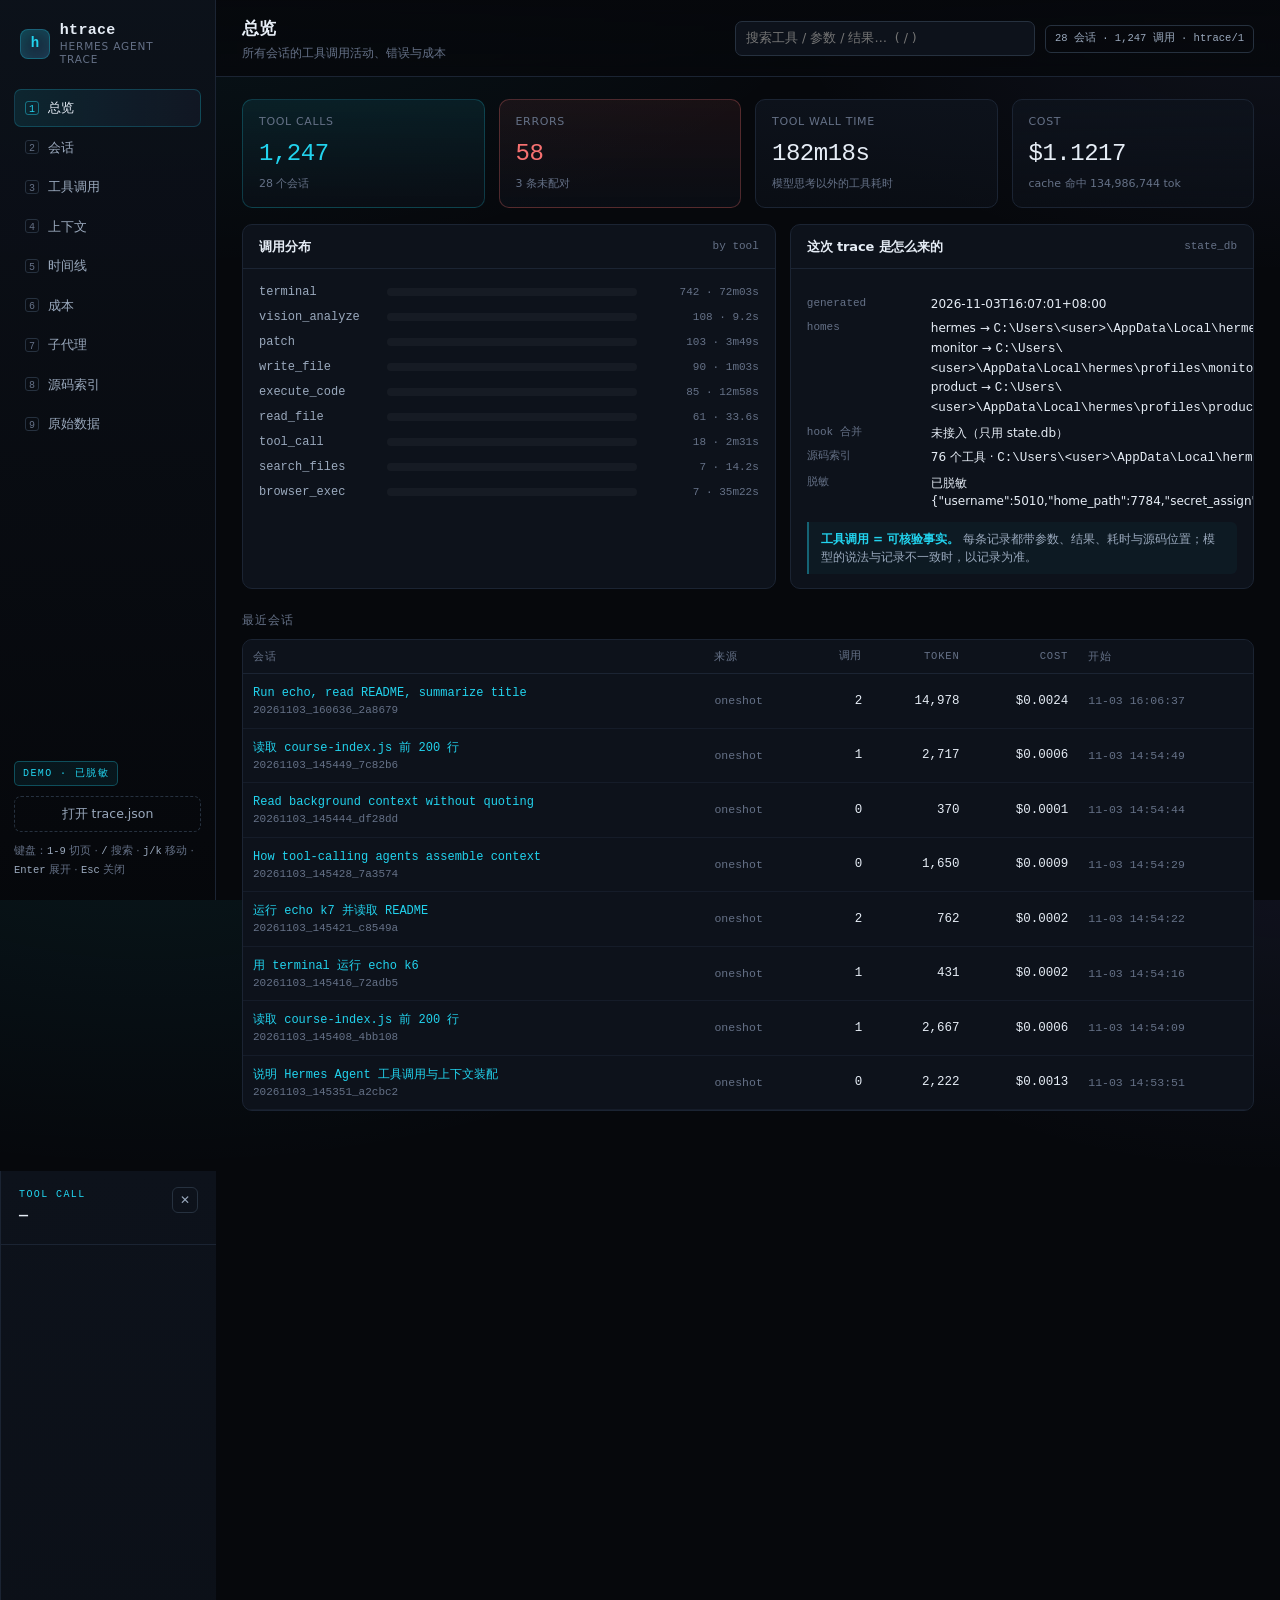
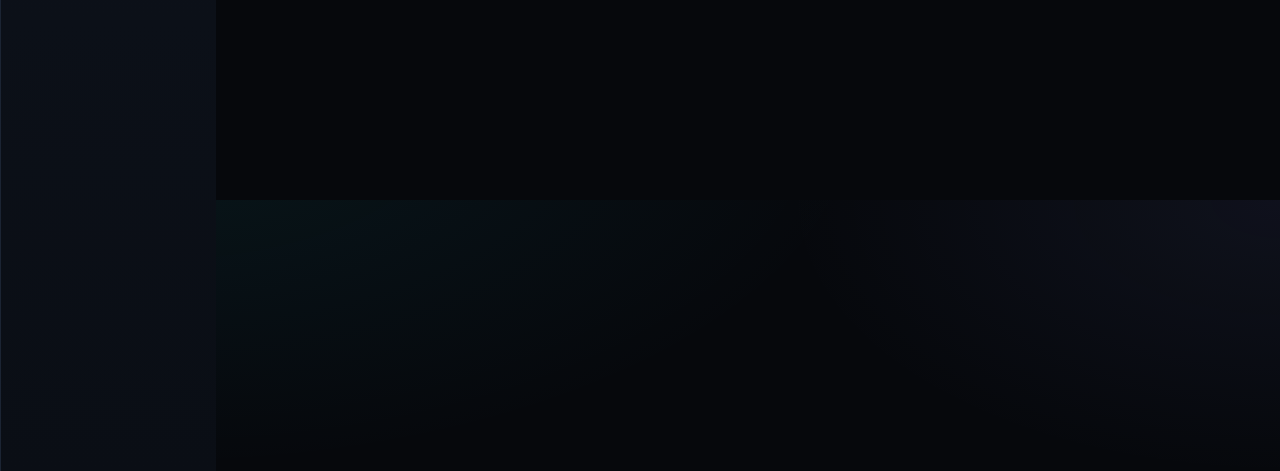
<file: index.html>
<!DOCTYPE html>
<html lang="zh-CN">
<head>
<meta charset="utf-8">
<meta name="viewport" content="width=device-width, initial-scale=1">
<title>htrace · Hermes Agent 工具调用追踪</title>
<meta name="description" content="htrace — a local, offline trace viewer for Hermes Agent sessions: every tool call, its arguments, its result, its cost, and the source line that ran it.">
<link rel="stylesheet" href="assets/style.css">
<link rel="icon" href="data:image/svg+xml,%3Csvg xmlns='http://www.w3.org/2000/svg' viewBox='0 0 32 32'%3E%3Crect width='32' height='32' rx='7' fill='%23080b10'/%3E%3Cpath d='M8 22V10m0 6h9m0-6v12' stroke='%2322d3ee' stroke-width='2.4' fill='none' stroke-linecap='round'/%3E%3Ccircle cx='23' cy='16' r='3' fill='%23818cf8'/%3E%3C/svg%3E">
</head>
<body>
<div class="app">

  <aside class="rail">
    <div class="brand">
      <div class="brand-mark">h</div>
      <div class="brand-text">
        <strong>htrace</strong>
        <span>hermes agent trace</span>
      </div>
    </div>

    <nav id="nav" class="nav">
      <button class="nav-item is-active" data-view="overview"><span class="k">1</span>总览</button>
      <button class="nav-item" data-view="sessions"><span class="k">2</span>会话</button>
      <button class="nav-item" data-view="calls"><span class="k">3</span>工具调用</button>
      <button class="nav-item" data-view="context"><span class="k">4</span>上下文</button>
      <button class="nav-item" data-view="timeline"><span class="k">5</span>时间线</button>
      <button class="nav-item" data-view="cost"><span class="k">6</span>成本</button>
      <button class="nav-item" data-view="subagents"><span class="k">7</span>子代理</button>
      <button class="nav-item" data-view="source"><span class="k">8</span>源码索引</button>
      <button class="nav-item" data-view="raw"><span class="k">9</span>原始数据</button>
    </nav>

    <div class="rail-foot">
      <div class="mode" id="mode-badge">DEMO</div>
      <label class="filebtn">
        <input type="file" id="file-input" accept=".json,application/json" hidden>
        打开 trace.json
      </label>
      <p class="tiny">键盘：<b>1-9</b> 切页 · <b>/</b> 搜索 · <b>j/k</b> 移动 · <b>Enter</b> 展开 · <b>Esc</b> 关闭</p>
    </div>
  </aside>

  <main class="main">
    <header class="topbar">
      <div class="topbar-left">
        <h1 id="view-title">总览</h1>
        <p id="view-sub" class="sub"></p>
      </div>
      <div class="topbar-right">
        <div class="searchwrap">
          <input id="search" type="search" placeholder="搜索工具 / 参数 / 结果…  ( / )" autocomplete="off">
          <span id="search-count" class="searchcount"></span>
          <button type="button" id="search-hint" class="searchhint" hidden></button>
        </div>
        <div class="badge" id="data-badge">—</div>
      </div>
    </header>

    <section class="view" id="view-overview"></section>
    <section class="view" id="view-sessions" hidden></section>
    <section class="view" id="view-calls" hidden></section>
    <section class="view" id="view-context" hidden></section>
    <section class="view" id="view-timeline" hidden></section>
    <section class="view" id="view-cost" hidden></section>
    <section class="view" id="view-subagents" hidden></section>
    <section class="view" id="view-source" hidden></section>
    <section class="view" id="view-raw" hidden></section>
  </main>

  <aside class="drawer" id="drawer" hidden>
    <div class="drawer-head">
      <div>
        <div class="drawer-kicker" id="drawer-kicker">tool call</div>
        <h2 id="drawer-title">—</h2>
      </div>
      <button class="iconbtn" id="drawer-close" title="关闭 (Esc)">✕</button>
    </div>
    <div class="drawer-body" id="drawer-body"></div>
  </aside>

</div>
<div class="toast" id="toast" hidden></div>
<script src="demo/trace.demo.js"></script>
<script src="assets/app.js"></script>
</body>
</html>
</file>
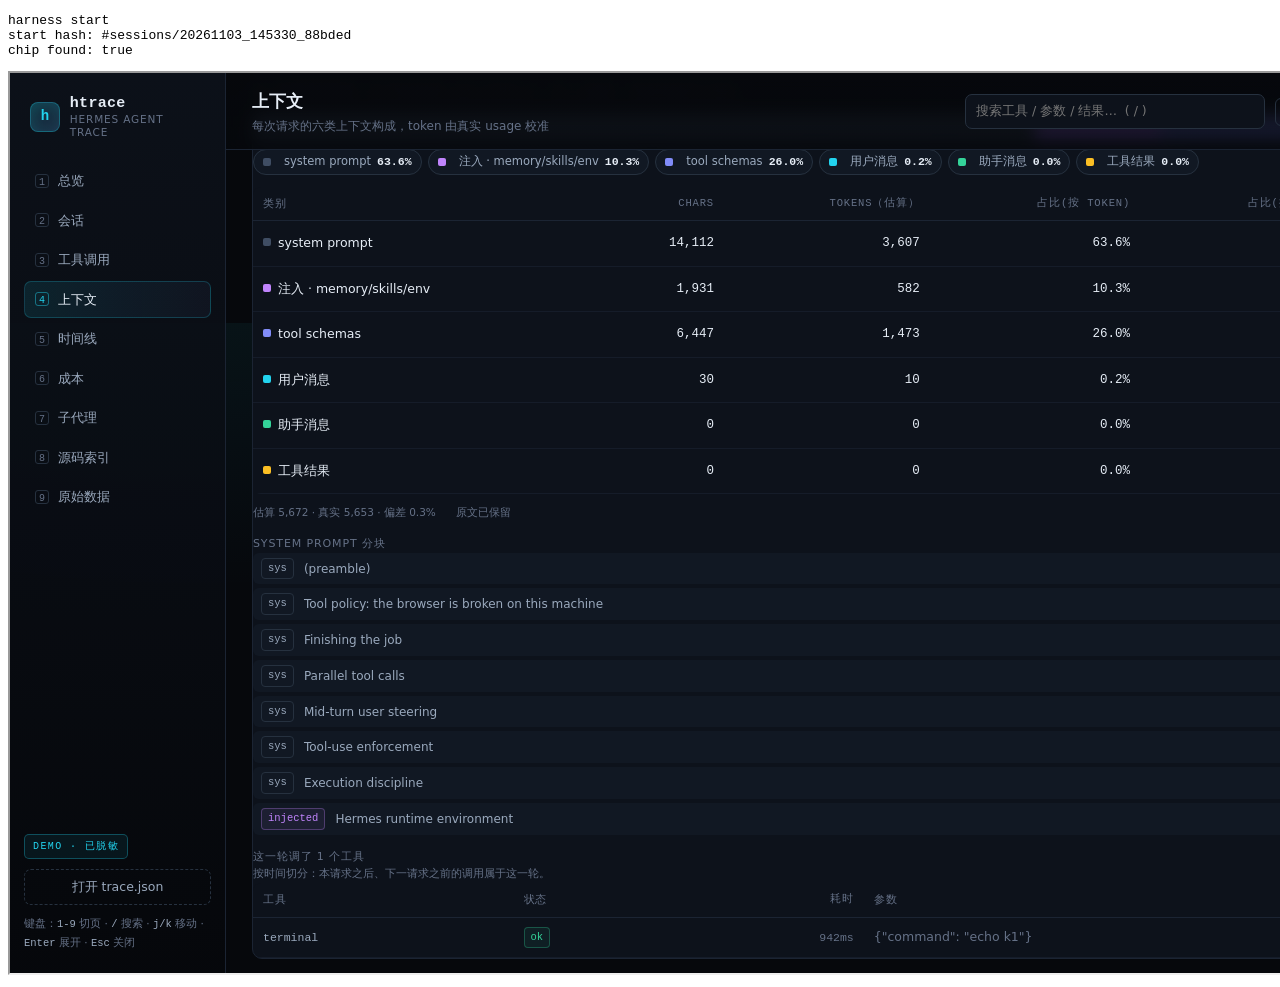
<file: tests/nav_harness.html>
<!doctype html>
<meta charset="utf-8">
<title>htrace nav harness</title>
<pre id="out">running…</pre>
<iframe id="fr" style="width:1500px;height:900px"></iframe>
<script>
  const out = document.getElementById('out');
  const log = (m) => { out.textContent += '\n' + m; };
  const sid = new URLSearchParams(location.search).get('sid') || '20261103_145330_88bded';
  const fr = document.getElementById('fr');
  fr.src = '../index.html#sessions/' + sid;
  const sleep = (ms) => new Promise((r) => setTimeout(r, ms));
  const win = () => fr.contentWindow;
  const doc = () => fr.contentDocument;

  fr.onload = async () => {
    out.textContent = 'harness start';
    try {
      await sleep(1200);
      log('start hash: ' + win().location.hash);

      const chip = doc().querySelector('button[data-req]');
      log('chip found: ' + !!chip);
      chip.click();
      await sleep(900);
      const h1 = win().location.hash;
      const ctxVisible = !doc().querySelector('#view-context').hidden;
      const detail = doc().querySelector('#ctx-detail').innerHTML.length;
      log('after chip click hash: ' + h1);
      log('context view visible: ' + ctxVisible + ' detail chars: ' + detail);
      log('PART1 ' + (h1.indexOf('#context/') === 0 && ctxVisible && detail > 200 ? 'PASS' : 'FAIL'));

      win().history.back();
      await sleep(900);
      const h2 = win().location.hash;
      const sessVisible = !doc().querySelector('#view-sessions').hidden;
      const hasCalls = doc().querySelectorAll('tr[data-call]').length;
      log('after back hash: ' + h2);
      log('sessions view visible: ' + sessVisible + ' call rows: ' + hasCalls);
      log('PART2 ' + (h2.indexOf('#sessions/') === 0 && sessVisible && hasCalls > 0 ? 'PASS' : 'FAIL'));

      // 再往前一步：从会话页点开一个调用抽屉，抽屉里回跳上下文
      const row = doc().querySelector('tr[data-call]');
      row.click();
      await sleep(500);
      const drawerOpen = !doc().querySelector('#drawer').hidden;
      const backLink = doc().querySelector('#to-ctx');
      log('drawer open: ' + drawerOpen + ' back link: ' + !!backLink);
      if (backLink) {
        backLink.click();
        await sleep(800);
        const h3 = win().location.hash;
        log('after drawer -> ctx hash: ' + h3);
        log('PART3 ' + (h3.indexOf('#context/') === 0 && !doc().querySelector('#view-context').hidden ? 'PASS' : 'FAIL'));
      } else { log('PART3 FAIL (no back link)'); }
    } catch (e) {
      log('ERROR ' + e);
    }
    log('DONE');
  };
</script>
</file>
<file: assets/style.css>
:root{
  --bg:#06080c;
  --bg-2:#0a0e15;
  --panel:#0d121b;
  --panel-2:#111823;
  --line:#1b2433;
  --line-2:#26313f;
  --ink:#e6edf6;
  --ink-2:#9aa9bd;
  --ink-3:#657187;
  --cyan:#22d3ee;
  --indigo:#818cf8;
  --violet:#c084fc;
  --ok:#34d399;
  --warn:#fbbf24;
  --err:#f87171;
  --mono:"JetBrains Mono","Cascadia Mono",Consolas,"Courier New",monospace;
  --sans:"Inter","Segoe UI Variable","Segoe UI","PingFang SC","Microsoft YaHei",system-ui,sans-serif;
}
*{box-sizing:border-box}
html,body{height:100%}
body{
  margin:0;background:
    radial-gradient(1200px 600px at 12% -10%, rgba(34,211,238,.07), transparent 60%),
    radial-gradient(900px 500px at 100% 0%, rgba(129,140,248,.07), transparent 55%),
    var(--bg);
  color:var(--ink);font-family:var(--sans);font-size:14px;line-height:1.5;
  -webkit-font-smoothing:antialiased;
}
button{font:inherit;color:inherit;background:none;border:0;cursor:pointer}
input,select{font:inherit;color:inherit}
h1,h2,h3,h4{margin:0;font-weight:600;letter-spacing:-.01em}
code,.mono{font-family:var(--mono);font-size:12.5px}

.app{display:grid;grid-template-columns:216px 1fr;min-height:100vh}
.app.drawer-open{grid-template-columns:216px 1fr min(560px,42vw)}

/* ---------- rail ---------- */
.rail{
  border-right:1px solid var(--line);background:linear-gradient(180deg,rgba(13,18,27,.92),rgba(6,8,12,.92));
  display:flex;flex-direction:column;gap:22px;padding:20px 14px;position:sticky;top:0;height:100vh;
}
.brand{display:flex;align-items:center;gap:10px;padding:2px 6px}
.brand-mark{
  width:30px;height:30px;border-radius:8px;display:grid;place-items:center;
  background:linear-gradient(145deg,rgba(34,211,238,.18),rgba(129,140,248,.14));
  border:1px solid rgba(34,211,238,.35);color:var(--cyan);font-family:var(--mono);font-weight:700;
  box-shadow:0 0 18px rgba(34,211,238,.18) inset;
}
.brand-text{display:flex;flex-direction:column;line-height:1.2}
.brand-text strong{font-family:var(--mono);font-size:15px;letter-spacing:.02em}
.brand-text span{font-size:10.5px;color:var(--ink-3);letter-spacing:.08em;text-transform:uppercase}
.nav{display:flex;flex-direction:column;gap:2px}
.nav-item{
  display:flex;align-items:center;gap:9px;padding:8px 10px;border-radius:7px;
  color:var(--ink-2);font-size:13px;text-align:left;border:1px solid transparent;transition:.14s;
}
.nav-item .k{
  font-family:var(--mono);font-size:10px;color:var(--ink-3);width:14px;height:14px;
  display:grid;place-items:center;border:1px solid var(--line-2);border-radius:3px;
}
.nav-item:hover{background:rgba(255,255,255,.03);color:var(--ink)}
.nav-item.is-active{
  background:linear-gradient(90deg,rgba(34,211,238,.11),rgba(129,140,248,.05));
  color:var(--ink);border-color:rgba(34,211,238,.22);
}
.nav-item.is-active .k{color:var(--cyan);border-color:rgba(34,211,238,.45)}
.rail-foot{margin-top:auto;display:flex;flex-direction:column;gap:10px}
.mode{
  font-family:var(--mono);font-size:10px;letter-spacing:.14em;color:var(--cyan);
  border:1px solid rgba(34,211,238,.3);background:rgba(34,211,238,.07);
  padding:4px 8px;border-radius:5px;align-self:flex-start;
}
.mode.local{color:var(--violet);border-color:rgba(192,132,252,.35);background:rgba(192,132,252,.08)}
.filebtn{
  display:block;text-align:center;padding:8px 10px;border-radius:7px;font-size:12.5px;
  border:1px dashed var(--line-2);color:var(--ink-2);cursor:pointer;transition:.14s;
}
.filebtn:hover{border-color:rgba(34,211,238,.4);color:var(--cyan);background:rgba(34,211,238,.05)}
.tiny{margin:0;font-size:10.5px;color:var(--ink-3);line-height:1.7}
.tiny b{color:var(--ink-2);font-family:var(--mono);font-weight:500}

/* ---------- topbar ---------- */
.main{min-width:0;display:flex;flex-direction:column}
.topbar{
  position:sticky;top:0;z-index:20;display:flex;align-items:center;justify-content:space-between;gap:18px;
  padding:16px 26px 14px;border-bottom:1px solid var(--line);
  background:linear-gradient(180deg,rgba(6,8,12,.96),rgba(6,8,12,.82));backdrop-filter:blur(8px);
}
.topbar h1{font-size:17px}
.sub{margin:2px 0 0;font-size:12px;color:var(--ink-3)}
.topbar-right{display:flex;align-items:center;gap:10px}
.searchwrap{position:relative}
#search{
  width:300px;padding:7px 10px;border-radius:7px;border:1px solid var(--line-2);
  background:var(--panel);color:var(--ink);font-size:12.5px;outline:none;transition:.14s;
}
#search:focus{border-color:rgba(34,211,238,.5);box-shadow:0 0 0 3px rgba(34,211,238,.08)}
.searchcount{position:absolute;right:8px;top:50%;transform:translateY(-50%);font-size:10.5px;color:var(--ink-3);font-family:var(--mono)}
.searchhint{
  position:absolute;left:0;top:calc(100% + 5px);z-index:6;white-space:nowrap;cursor:pointer;
  font-family:var(--mono);font-size:10.5px;line-height:1.4;color:var(--cyan);
  background:var(--panel);border:1px solid rgba(34,211,238,.32);border-radius:5px;padding:3px 7px;
}
.searchhint:hover{background:rgba(34,211,238,.1)}
.badge{
  font-family:var(--mono);font-size:10.5px;color:var(--ink-2);border:1px solid var(--line-2);
  padding:5px 9px;border-radius:6px;white-space:nowrap;
}

/* ---------- views ---------- */
.view{padding:22px 26px 60px;animation:fade .18s ease}
@keyframes fade{from{opacity:0;transform:translateY(3px)}to{opacity:1;transform:none}}
.grid{display:grid;gap:14px}
.cards{grid-template-columns:repeat(auto-fit,minmax(168px,1fr))}
.card{
  border:1px solid var(--line);border-radius:10px;padding:14px 16px;
  background:linear-gradient(180deg,var(--panel),rgba(13,18,27,.55));
}
.card .label{font-size:11px;color:var(--ink-3);letter-spacing:.06em;text-transform:uppercase}
.card .value{font-family:var(--mono);font-size:24px;margin-top:6px;letter-spacing:-.02em}
.card .hint{font-size:11px;color:var(--ink-3);margin-top:4px}
.card.accent{background:linear-gradient(180deg,rgba(34,211,238,.09),rgba(13,18,27,.55));border-color:rgba(34,211,238,.22)}
.card.accent .value{color:var(--cyan)}
.card.warn{border-color:rgba(248,113,113,.28);background:linear-gradient(180deg,rgba(248,113,113,.08),rgba(13,18,27,.55))}
.card.warn .value{color:var(--err)}

.panel{border:1px solid var(--line);border-radius:10px;background:var(--panel);overflow:hidden}
.panel-head{display:flex;align-items:center;justify-content:space-between;gap:12px;padding:12px 16px;border-bottom:1px solid var(--line)}
.panel-head h3{font-size:13px}
.panel-head .meta{font-size:11px;color:var(--ink-3);font-family:var(--mono)}
.panel-body{padding:14px 16px}
.section-title{font-size:12px;color:var(--ink-3);letter-spacing:.08em;text-transform:uppercase;margin:22px 0 10px}
.section-title:first-child{margin-top:0}

/* bar list */
.bars{display:flex;flex-direction:column;gap:7px}
.bar-row{display:grid;grid-template-columns:118px 1fr 112px;align-items:center;gap:10px;font-size:12px}
.bar-row .name{font-family:var(--mono);color:var(--ink-2);overflow:hidden;text-overflow:ellipsis;white-space:nowrap}
.bar-track{height:8px;border-radius:4px;background:rgba(255,255,255,.04);overflow:hidden}
.bar-fill{height:100%;border-radius:4px;background:linear-gradient(90deg,var(--cyan),var(--indigo))}
.bar-fill.err{background:linear-gradient(90deg,var(--err),var(--warn))}
.bar-row .num{font-family:var(--mono);font-size:11px;color:var(--ink-3);text-align:right}

/* tables */
.tablewrap{overflow:auto;border-radius:8px}
table{width:100%;border-collapse:collapse;font-size:12.5px}
table.fixed{table-layout:fixed}
table.fixed td,table.fixed th{overflow:hidden}
td.nowrap,th.nowrap{white-space:nowrap;overflow:hidden;text-overflow:ellipsis}
.preview{max-width:100%}
thead th{
  text-align:left;font-weight:500;font-size:10.5px;letter-spacing:.08em;text-transform:uppercase;
  color:var(--ink-3);padding:9px 10px;border-bottom:1px solid var(--line);position:sticky;top:0;background:var(--panel);z-index:1;
}
tbody td{padding:9px 10px;border-bottom:1px solid rgba(27,36,51,.6);vertical-align:middle}
tbody tr{cursor:pointer;transition:background .12s}
tbody tr:hover{background:rgba(34,211,238,.045)}
tbody tr.is-sel{background:rgba(34,211,238,.09)}
td.num,th.num{text-align:right;font-family:var(--mono)}
td.mono{font-family:var(--mono);font-size:11.5px;color:var(--ink-2)}
td.dim{color:var(--ink-3)}
.tool-name{font-family:var(--mono);font-size:12px;color:var(--cyan)}
.pill{
  display:inline-flex;align-items:center;gap:4px;font-family:var(--mono);font-size:10.5px;
  padding:2px 6px;border-radius:4px;border:1px solid var(--line-2);color:var(--ink-2);
}
.pill.ok{color:var(--ok);border-color:rgba(52,211,153,.3);background:rgba(52,211,153,.07)}
.pill.error{color:var(--err);border-color:rgba(248,113,113,.32);background:rgba(248,113,113,.08)}
.pill.pending{color:var(--warn);border-color:rgba(251,191,36,.3);background:rgba(251,191,36,.07)}
.pill.hook{color:var(--violet);border-color:rgba(192,132,252,.3);background:rgba(192,132,252,.07)}
.preview{color:var(--ink-3);font-family:var(--mono);font-size:11px;max-width:520px;overflow:hidden;text-overflow:ellipsis;white-space:nowrap}

/* filters */
.filters{display:flex;flex-wrap:wrap;gap:8px;align-items:center;margin-bottom:12px}
.filters select,.filters input[type=number]{
  padding:6px 8px;border-radius:6px;border:1px solid var(--line-2);background:var(--panel-2);
  color:var(--ink);font-size:12px;outline:none;
}
.filters .spacer{flex:1}
.filters .count{font-family:var(--mono);font-size:11px;color:var(--ink-3)}

/* timeline */
.tl-head{display:flex;justify-content:space-between;align-items:baseline;margin-bottom:6px;font-family:var(--mono);font-size:10.5px;color:var(--ink-3)}
.tl{position:relative;height:150px;border:1px solid var(--line);border-radius:8px;background:
  linear-gradient(90deg,rgba(255,255,255,.025) 1px,transparent 1px) 0 0/8.33% 100%,
  var(--bg-2);overflow:hidden}
.tl-bar{position:absolute;bottom:8px;border-radius:3px 3px 1px 1px;background:linear-gradient(180deg,var(--cyan),rgba(34,211,238,.35));min-width:2px;cursor:pointer;transition:filter .12s}
.tl-bar:hover{filter:brightness(1.35)}
.tl-bar.err{background:linear-gradient(180deg,var(--err),rgba(248,113,113,.35))}
.tl.density{height:64px}
.tl-bar.dens{background:linear-gradient(180deg,rgba(129,140,248,.95),rgba(129,140,248,.3));border-radius:2px}
.tl-legend{display:flex;gap:16px;margin-top:10px;font-size:11px;color:var(--ink-3);font-family:var(--mono)}
.tl-ticks{display:flex;justify-content:space-between;font-family:var(--mono);font-size:10px;color:var(--ink-3);margin-top:5px}
.tl-legend i{display:inline-block;width:8px;height:8px;border-radius:2px;margin-right:5px}
.tl-gap{position:absolute;top:0;bottom:0;background:repeating-linear-gradient(45deg,rgba(251,191,36,.05),rgba(251,191,36,.05) 6px,transparent 6px,transparent 12px)}

/* drawer */
.drawer{
  border-left:1px solid var(--line);background:linear-gradient(180deg,var(--panel),var(--bg-2));
  display:flex;flex-direction:column;position:sticky;top:0;height:100vh;overflow:hidden;
}
.drawer-head{display:flex;justify-content:space-between;align-items:flex-start;gap:12px;padding:16px 18px;border-bottom:1px solid var(--line)}
.drawer-kicker{font-family:var(--mono);font-size:10px;letter-spacing:.14em;text-transform:uppercase;color:var(--cyan)}
.drawer-head h2{font-size:15px;font-family:var(--mono);margin-top:3px}
.iconbtn{width:26px;height:26px;border-radius:6px;border:1px solid var(--line-2);color:var(--ink-2);display:grid;place-items:center;font-size:12px}
.iconbtn:hover{border-color:rgba(34,211,238,.4);color:var(--cyan)}
.drawer-body{padding:16px 18px 40px;overflow:auto;display:flex;flex-direction:column;gap:14px}
.kv{display:grid;grid-template-columns:112px 1fr;gap:6px 12px;font-size:12px}
.kv dt{color:var(--ink-3);font-family:var(--mono);font-size:11px}
.kv dd{margin:0;color:var(--ink)}
pre.code{
  margin:0;padding:12px;border-radius:8px;border:1px solid var(--line);background:#070a10;
  font-family:var(--mono);font-size:11.5px;line-height:1.65;color:#c9d6e6;overflow:auto;max-height:340px;white-space:pre-wrap;word-break:break-word;
}
.subhead{font-size:11px;letter-spacing:.08em;text-transform:uppercase;color:var(--ink-3)}
.srcbox{border:1px dashed rgba(34,211,238,.28);border-radius:8px;padding:10px 12px;background:rgba(34,211,238,.04)}
.srcbox .path{font-family:var(--mono);font-size:12px;color:var(--cyan);word-break:break-all}
.srcbox .meta{font-size:11px;color:var(--ink-3);margin-top:3px}
.mini-btn{border:1px solid var(--line-2);border-radius:6px;padding:4px 8px;font-size:11px;color:var(--ink-2)}
.mini-btn:hover{border-color:rgba(34,211,238,.4);color:var(--cyan)}

.empty{padding:40px 10px;text-align:center;color:var(--ink-3);font-size:13px}
.note{border-left:2px solid rgba(34,211,238,.4);padding:8px 12px;background:rgba(34,211,238,.04);border-radius:0 6px 6px 0;font-size:12px;color:var(--ink-2)}
.note b{color:var(--cyan)}
.toast{
  position:fixed;bottom:22px;left:50%;transform:translateX(-50%);z-index:99;
  background:var(--panel-2);border:1px solid rgba(34,211,238,.35);color:var(--ink);
  padding:8px 14px;border-radius:7px;font-size:12px;box-shadow:0 10px 30px rgba(0,0,0,.5);
}
.hstack{display:flex;gap:10px;align-items:center;flex-wrap:wrap}
.spark{display:flex;align-items:flex-end;gap:2px;height:28px}
.spark i{display:block;width:4px;background:rgba(34,211,238,.55);border-radius:1px}

@media (max-width:1180px){
  .app,.app.drawer-open{grid-template-columns:64px 1fr}
  .brand-text,.nav-item span.k+*, .nav-item{font-size:0}
  .nav-item{gap:0;justify-content:center;padding:10px 0}
  .nav-item .k{font-size:10px}
  .rail{padding:16px 8px}
  .filebtn,.tiny,.mode{display:none}
  .app.drawer-open .drawer{position:fixed;right:0;top:0;width:min(560px,92vw);z-index:40;box-shadow:-20px 0 60px rgba(0,0,0,.6)}
  #search{width:180px}
}
@media (max-width:720px){
  .view{padding:16px 14px 50px}
  .topbar{padding:12px 14px}
  .cards{grid-template-columns:repeat(2,1fr)}
  #search{width:130px}
}

/* ---------- context view (six-segment composition) ---------- */
.card.ok{border-color:rgba(52,211,153,.3);background:linear-gradient(180deg,rgba(52,211,153,.08),rgba(13,18,27,.55))}
.card.ok .value{color:var(--ok)}
.calnote{font-size:12px;color:var(--ink-2);line-height:1.9}
.calnote code{color:var(--cyan)}
.calnote .coef{display:inline-block;margin-right:10px;font-family:var(--mono);font-size:11.5px;color:var(--ink-3)}
.calnote .coef b{color:var(--ink)}
.warnchip{display:inline-block;margin-top:8px;padding:2px 8px;border-radius:999px;font-size:11px;
  color:var(--warn);border:1px solid rgba(251,191,36,.3);background:rgba(251,191,36,.07)}
.estchip{display:inline-block;padding:0 5px;border-radius:4px;font-size:10px;letter-spacing:.04em;
  color:var(--warn);border:1px solid rgba(251,191,36,.28);background:rgba(251,191,36,.06);vertical-align:1px}
.dev-bad{color:var(--warn)}

.segbar{display:flex;height:26px;border-radius:6px;overflow:hidden;margin:4px 0 10px;
  border:1px solid var(--line-2);background:var(--panel-2)}
.segbar .seg{min-width:2px;transition:filter .12s ease}
.segbar .seg:hover{filter:brightness(1.25)}
.seg-sys{background:linear-gradient(180deg,#3f4d63,#2b3646)}
.seg-injected{background:linear-gradient(180deg,#c084fc,#8b5cf6)}
.seg-tools{background:linear-gradient(180deg,#818cf8,#5b63d6)}
.seg-user{background:linear-gradient(180deg,#22d3ee,#0891b2)}
.seg-assistant{background:linear-gradient(180deg,#34d399,#059669)}
.seg-tool{background:linear-gradient(180deg,#fbbf24,#d97706)}

.seglegend{display:flex;flex-wrap:wrap;gap:6px;margin-bottom:12px}
.seglegend .lg{display:inline-flex;align-items:center;gap:6px;padding:3px 9px;border-radius:999px;
  border:1px solid var(--line-2);background:var(--panel-2);font-size:11.5px;color:var(--ink-2)}
.seglegend .lg:hover{border-color:rgba(34,211,238,.4);color:var(--ink)}
.seglegend .lg b{font-family:var(--mono);color:var(--ink);font-weight:600}
.dot{display:inline-block;width:8px;height:8px;border-radius:2px;margin-right:7px;vertical-align:1px}
.dot-sys{background:#3f4d63}
.dot-injected{background:#c084fc}
.dot-tools{background:#818cf8}
.dot-user{background:#22d3ee}
.dot-assistant{background:#34d399}
.dot-tool{background:#fbbf24}

.sectionslist{display:flex;flex-direction:column;gap:4px}
.secrow{display:flex;align-items:center;gap:10px;padding:5px 8px;border-radius:6px;
  background:var(--panel-2);font-size:12px;color:var(--ink-2)}
.secrow .pill.warn{color:var(--violet);border-color:rgba(192,132,252,.3);background:rgba(192,132,252,.07)}
.secrow .mono{margin-left:auto;order:3}
pre.rawtext{max-height:52vh;white-space:pre-wrap;word-break:break-word;font-size:11.5px;line-height:1.6}
</file>
